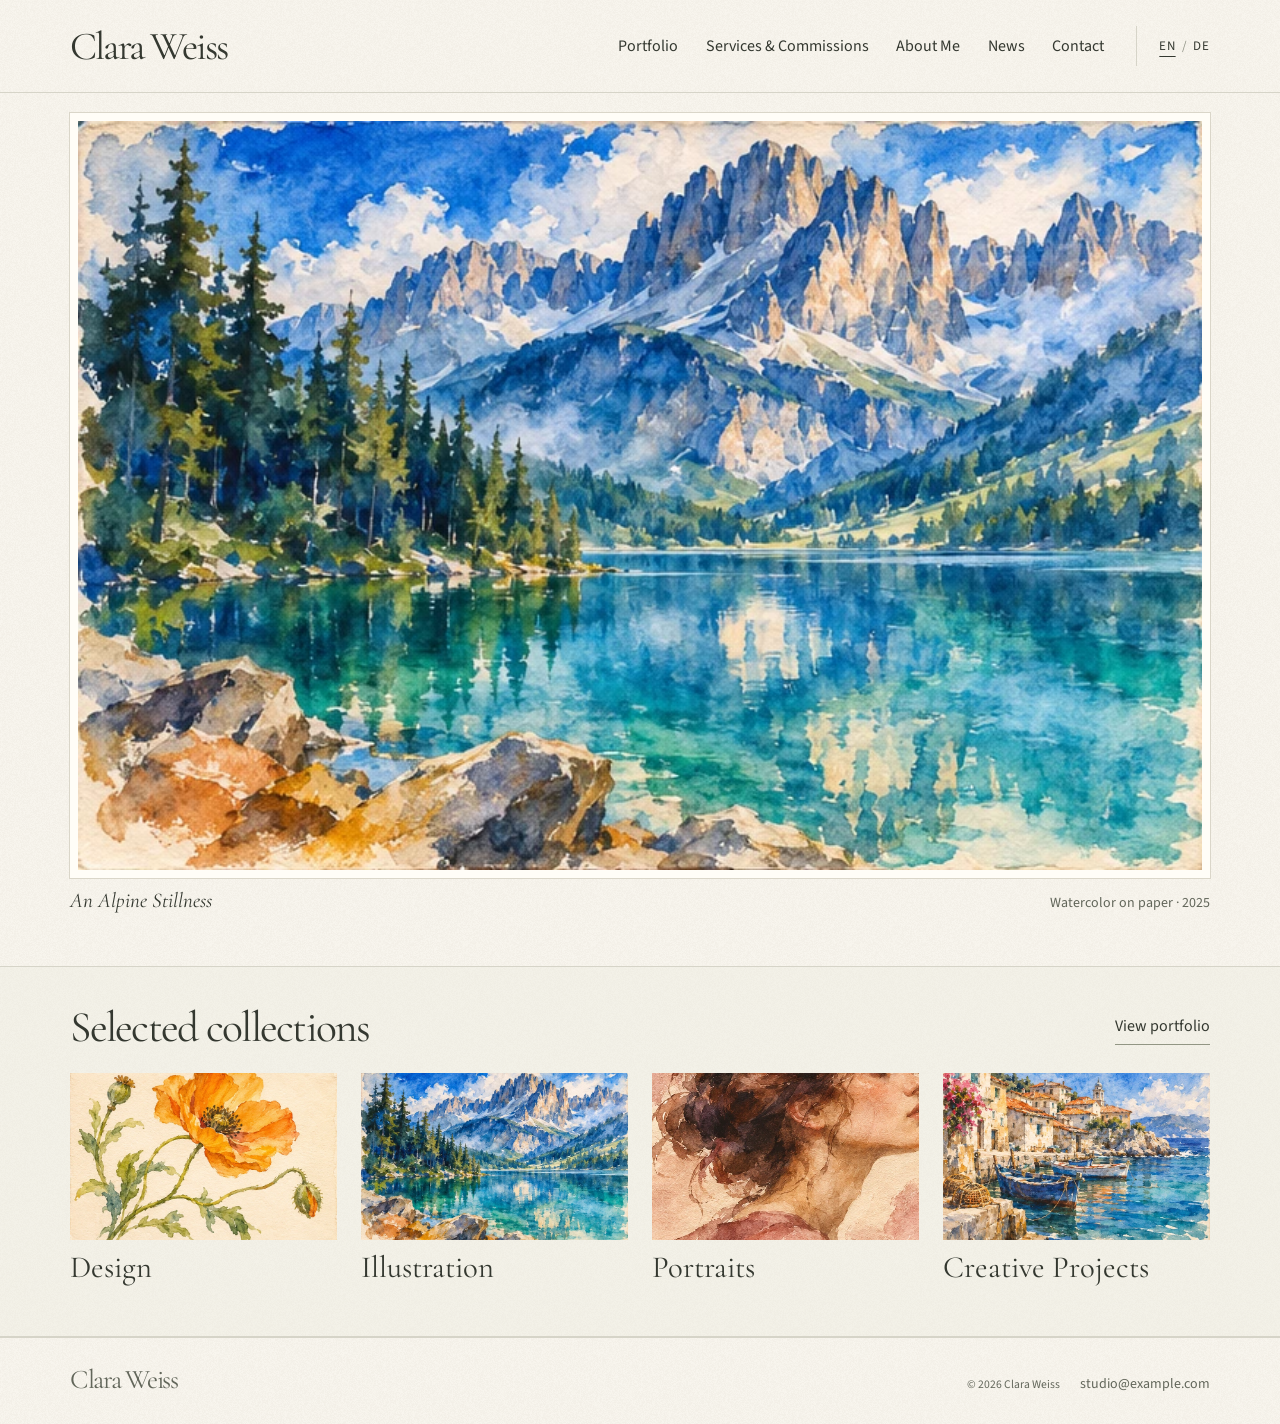
<file: index.html>
<!doctype html>
<html lang="en">
<head>
  <meta charset="utf-8">
  <meta name="viewport" content="width=device-width, initial-scale=1">
  <meta name="description" content="Explore Clara Weiss’s portfolio of watercolor paintings, illustration and works on paper.">
  <title>Clara Weiss · Artist Portfolio</title>
  <link rel="icon" type="image/png" href="./favicon.png">
  <link rel="stylesheet" href="./css/style.css">
  <script type="module" blocking="render" src="./js/main.js"></script>
</head>
<body data-page="index">
  <noscript>Please enable JavaScript to view the catalogue. Bitte aktivieren Sie JavaScript, um den Katalog zu öffnen.</noscript>
  <header></header>
  <main id="main" tabindex="-1"></main>
  <footer></footer>
</body>
</html>
</file>
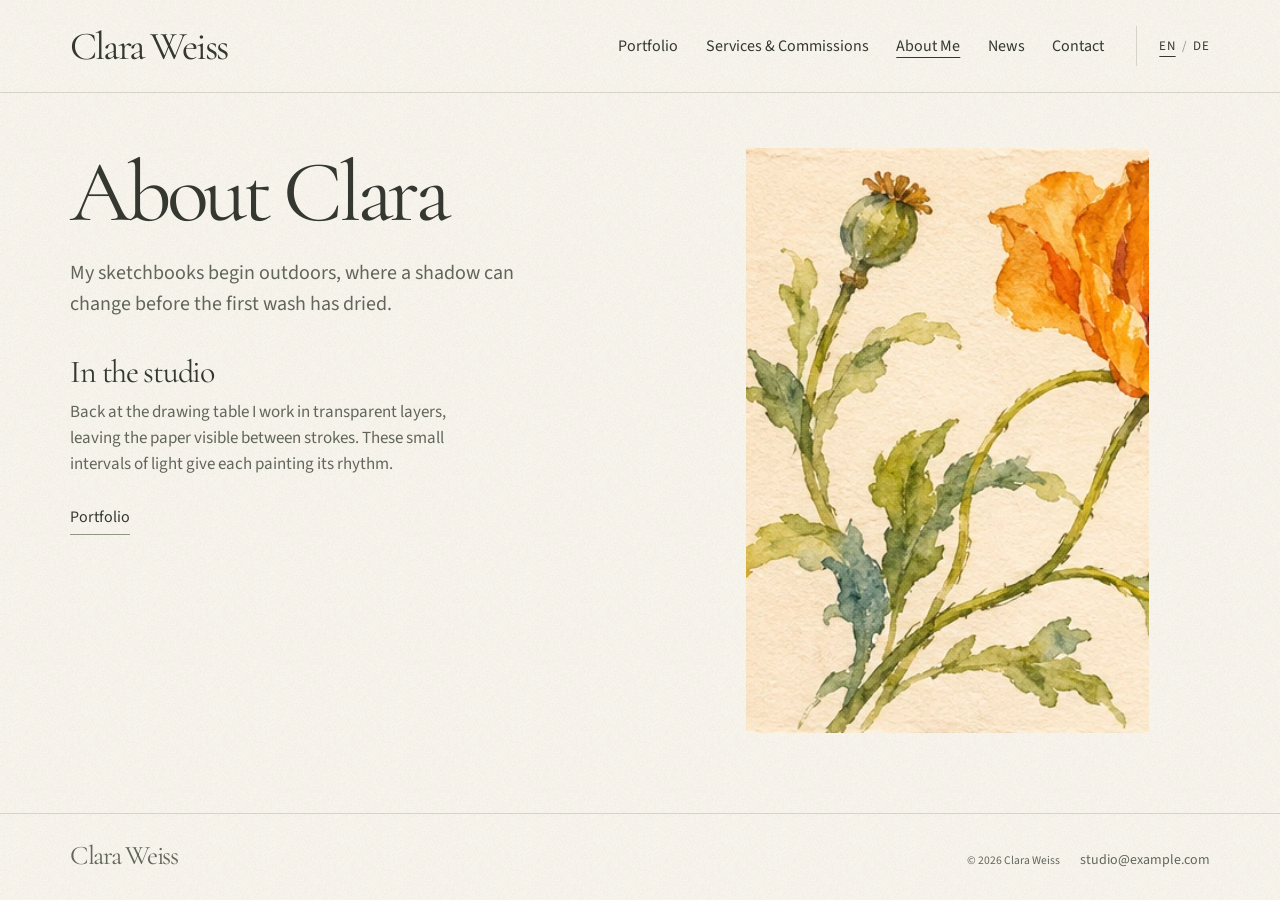
<file: about.html>
<!doctype html>
<html lang="en">
<head>
  <meta charset="utf-8">
  <meta name="viewport" content="width=device-width, initial-scale=1">
  <meta name="description" content="Explore Clara Weiss’s portfolio of watercolor paintings, illustration and works on paper.">
  <title>Clara Weiss · Artist Portfolio</title>
  <link rel="icon" type="image/png" href="./favicon.png">
  <link rel="stylesheet" href="./css/style.css">
  <script type="module" blocking="render" src="./js/main.js"></script>
</head>
<body data-page="about">
  <noscript>Please enable JavaScript to view the catalogue. Bitte aktivieren Sie JavaScript, um den Katalog zu öffnen.</noscript>
  <header></header>
  <main id="main" tabindex="-1"></main>
  <footer></footer>
</body>
</html>
</file>
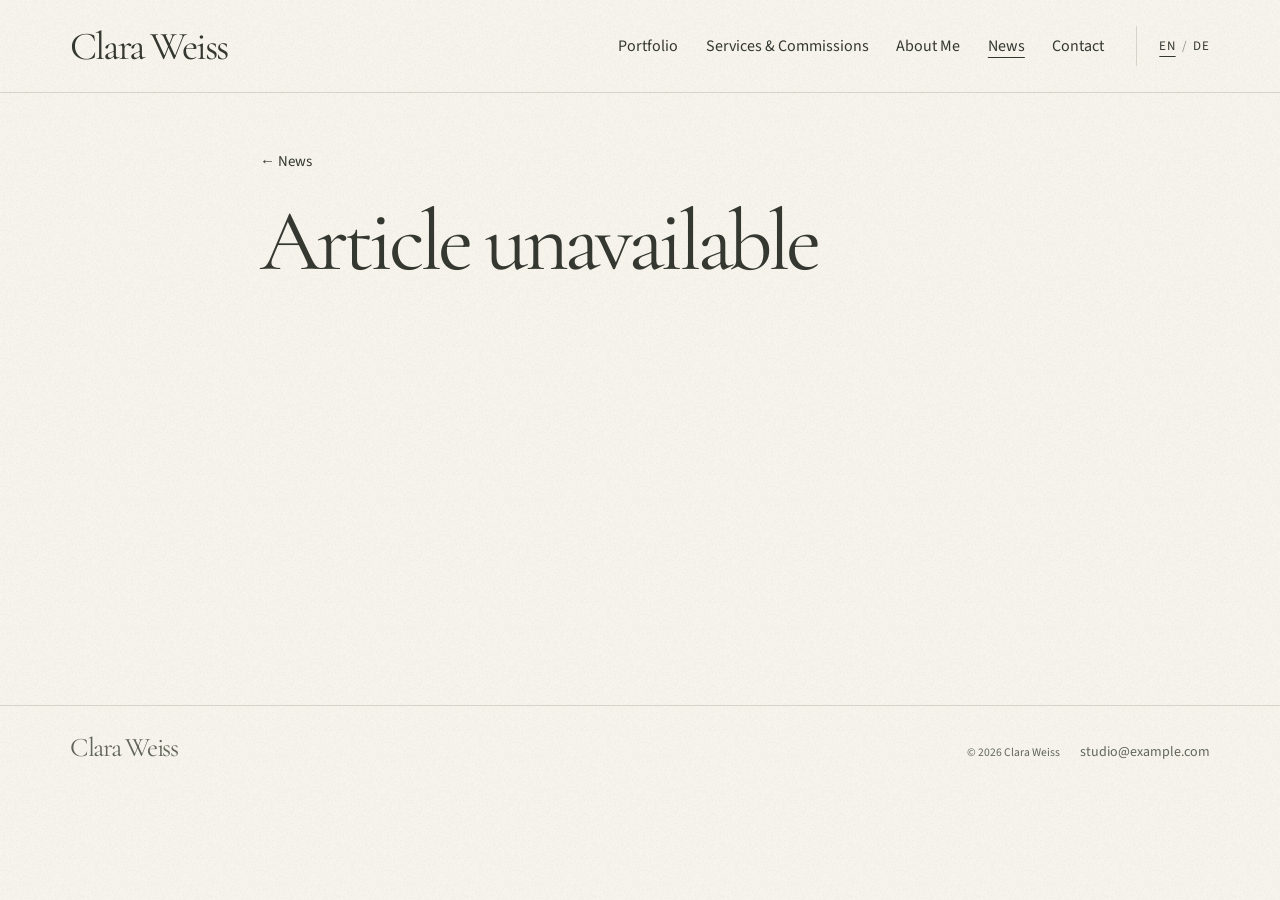
<file: article.html>
<!doctype html>
<html lang="en">
<head>
  <meta charset="utf-8">
  <meta name="viewport" content="width=device-width, initial-scale=1">
  <meta name="description" content="Explore Clara Weiss’s portfolio of watercolor paintings, illustration and works on paper.">
  <title>Clara Weiss · Artist Portfolio</title>
  <link rel="icon" type="image/png" href="./favicon.png">
  <link rel="stylesheet" href="./css/style.css">
  <script type="module" blocking="render" src="./js/main.js"></script>
</head>
<body data-page="article">
  <noscript>Please enable JavaScript to view the catalogue. Bitte aktivieren Sie JavaScript, um den Katalog zu öffnen.</noscript>
  <header></header>
  <main id="main" tabindex="-1"></main>
  <footer></footer>
</body>
</html>
</file>
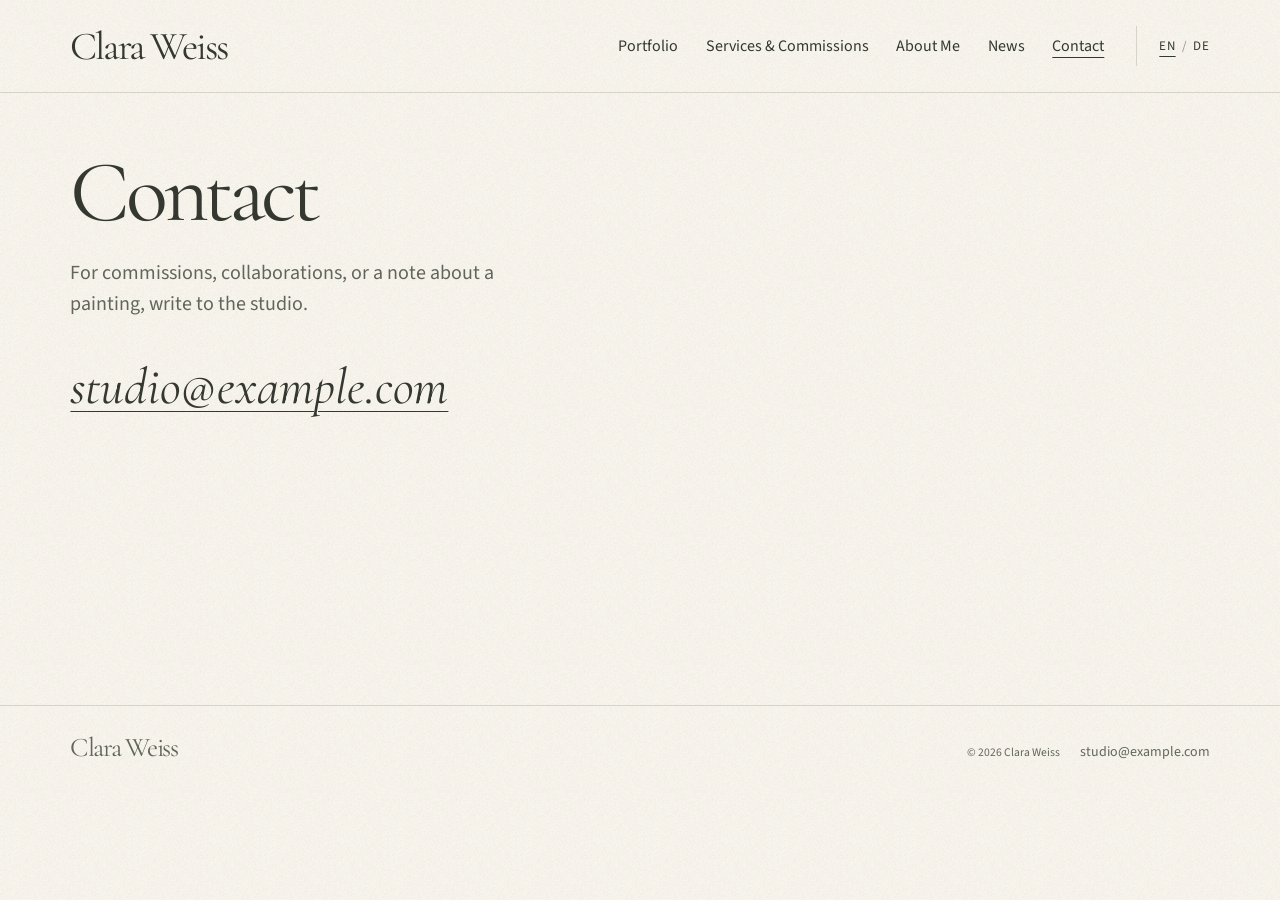
<file: contact.html>
<!doctype html>
<html lang="en">
<head>
  <meta charset="utf-8">
  <meta name="viewport" content="width=device-width, initial-scale=1">
  <meta name="description" content="Explore Clara Weiss’s portfolio of watercolor paintings, illustration and works on paper.">
  <title>Clara Weiss · Artist Portfolio</title>
  <link rel="icon" type="image/png" href="./favicon.png">
  <link rel="stylesheet" href="./css/style.css">
  <script type="module" blocking="render" src="./js/main.js"></script>
</head>
<body data-page="contact">
  <noscript>Please enable JavaScript to view the catalogue. Bitte aktivieren Sie JavaScript, um den Katalog zu öffnen.</noscript>
  <header></header>
  <main id="main" tabindex="-1"></main>
  <footer></footer>
</body>
</html>
</file>
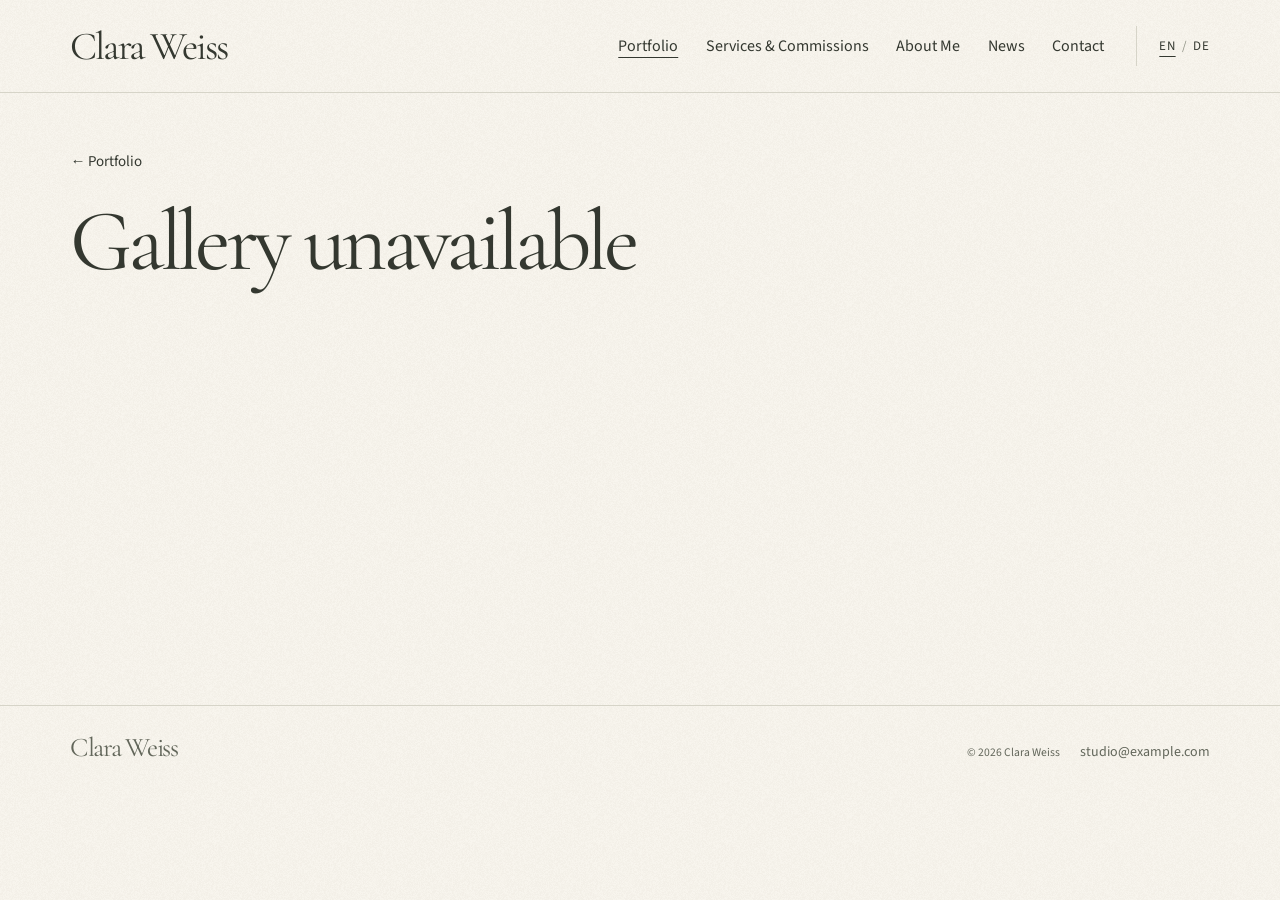
<file: gallery.html>
<!doctype html>
<html lang="en">
<head>
  <meta charset="utf-8">
  <meta name="viewport" content="width=device-width, initial-scale=1">
  <meta name="description" content="Explore Clara Weiss’s portfolio of watercolor paintings, illustration and works on paper.">
  <title>Clara Weiss · Artist Portfolio</title>
  <link rel="icon" type="image/png" href="./favicon.png">
  <link rel="stylesheet" href="./css/style.css">
  <script type="module" blocking="render" src="./js/main.js"></script>
</head>
<body data-page="gallery">
  <noscript>Please enable JavaScript to view the catalogue. Bitte aktivieren Sie JavaScript, um den Katalog zu öffnen.</noscript>
  <header></header>
  <main id="main" tabindex="-1"></main>
  <footer></footer>
</body>
</html>
</file>
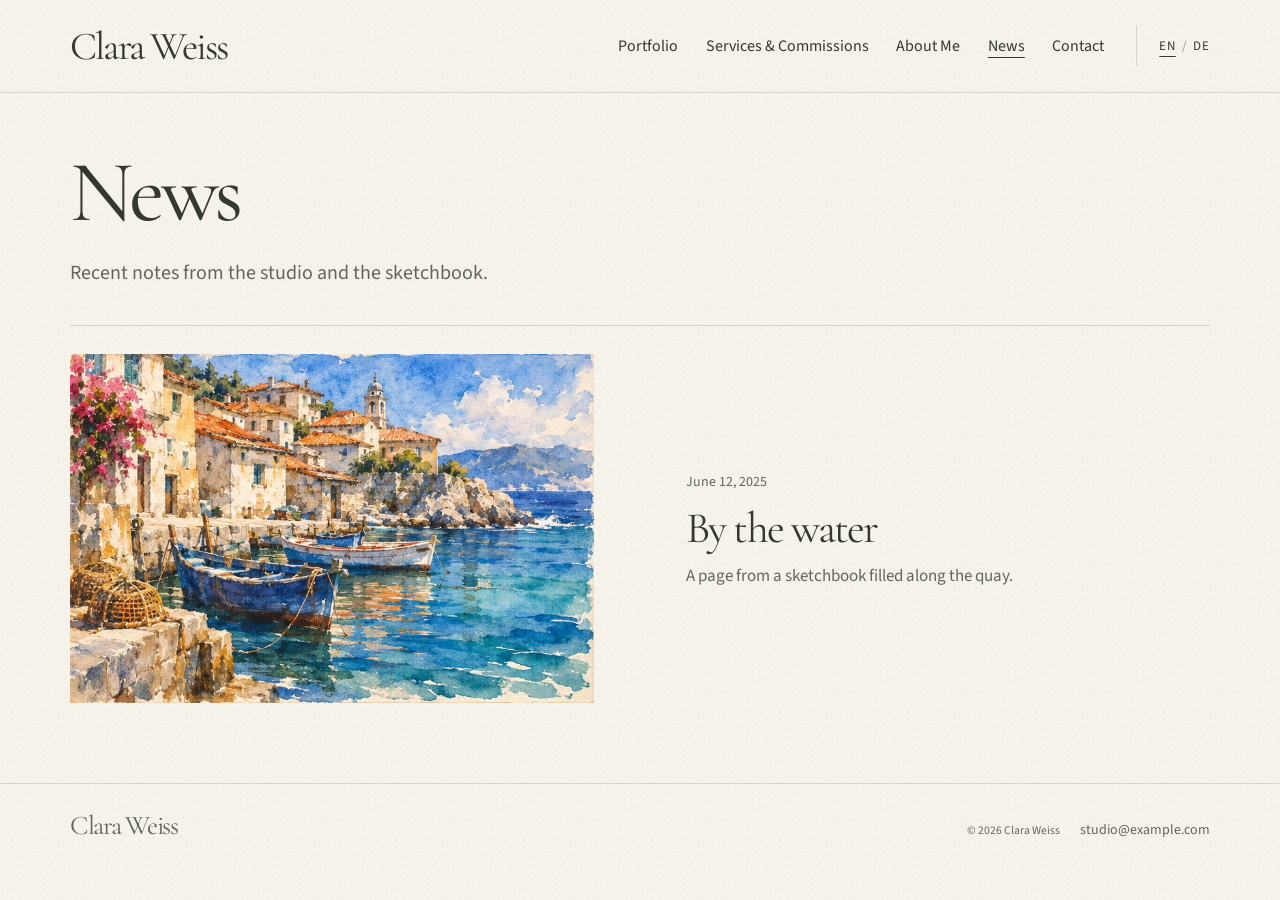
<file: news.html>
<!doctype html>
<html lang="en">
<head>
  <meta charset="utf-8">
  <meta name="viewport" content="width=device-width, initial-scale=1">
  <meta name="description" content="Explore Clara Weiss’s portfolio of watercolor paintings, illustration and works on paper.">
  <title>Clara Weiss · Artist Portfolio</title>
  <link rel="icon" type="image/png" href="./favicon.png">
  <link rel="stylesheet" href="./css/style.css">
  <script type="module" blocking="render" src="./js/main.js"></script>
</head>
<body data-page="news">
  <noscript>Please enable JavaScript to view the catalogue. Bitte aktivieren Sie JavaScript, um den Katalog zu öffnen.</noscript>
  <header></header>
  <main id="main" tabindex="-1"></main>
  <footer></footer>
</body>
</html>
</file>
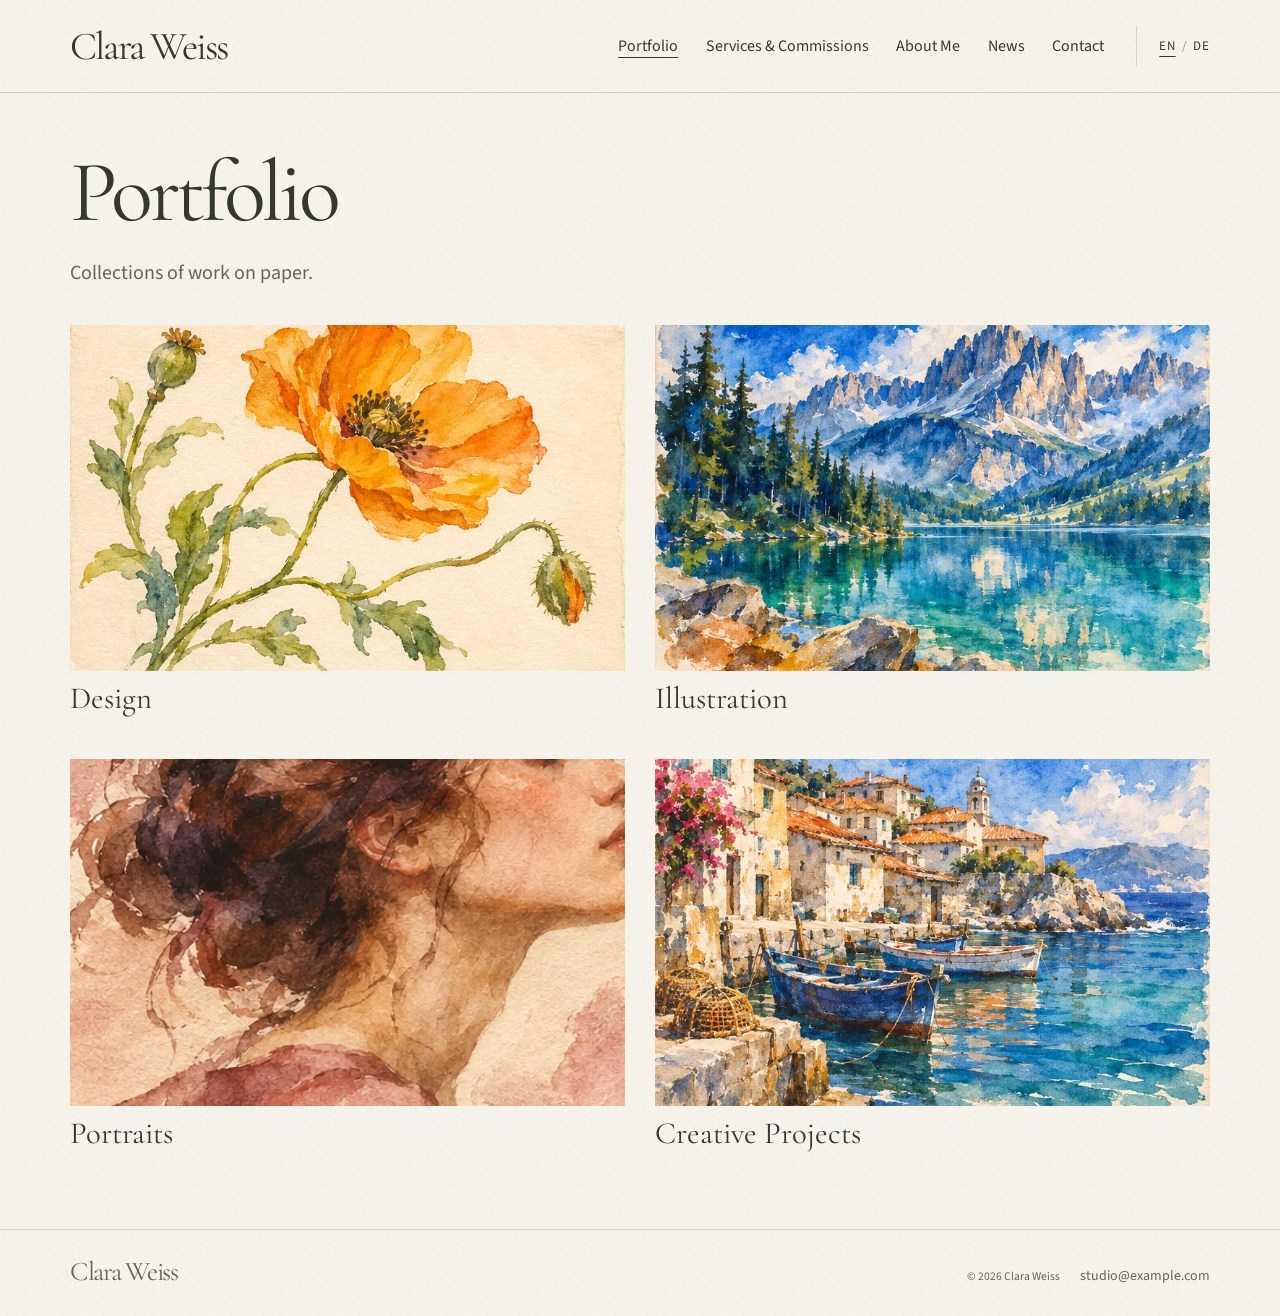
<file: portfolio.html>
<!doctype html>
<html lang="en">
<head>
  <meta charset="utf-8">
  <meta name="viewport" content="width=device-width, initial-scale=1">
  <meta name="description" content="Explore Clara Weiss’s portfolio of watercolor paintings, illustration and works on paper.">
  <title>Clara Weiss · Artist Portfolio</title>
  <link rel="icon" type="image/png" href="./favicon.png">
  <link rel="stylesheet" href="./css/style.css">
  <script type="module" blocking="render" src="./js/main.js"></script>
</head>
<body data-page="portfolio">
  <noscript>Please enable JavaScript to view the catalogue. Bitte aktivieren Sie JavaScript, um den Katalog zu öffnen.</noscript>
  <header></header>
  <main id="main" tabindex="-1"></main>
  <footer></footer>
</body>
</html>
</file>
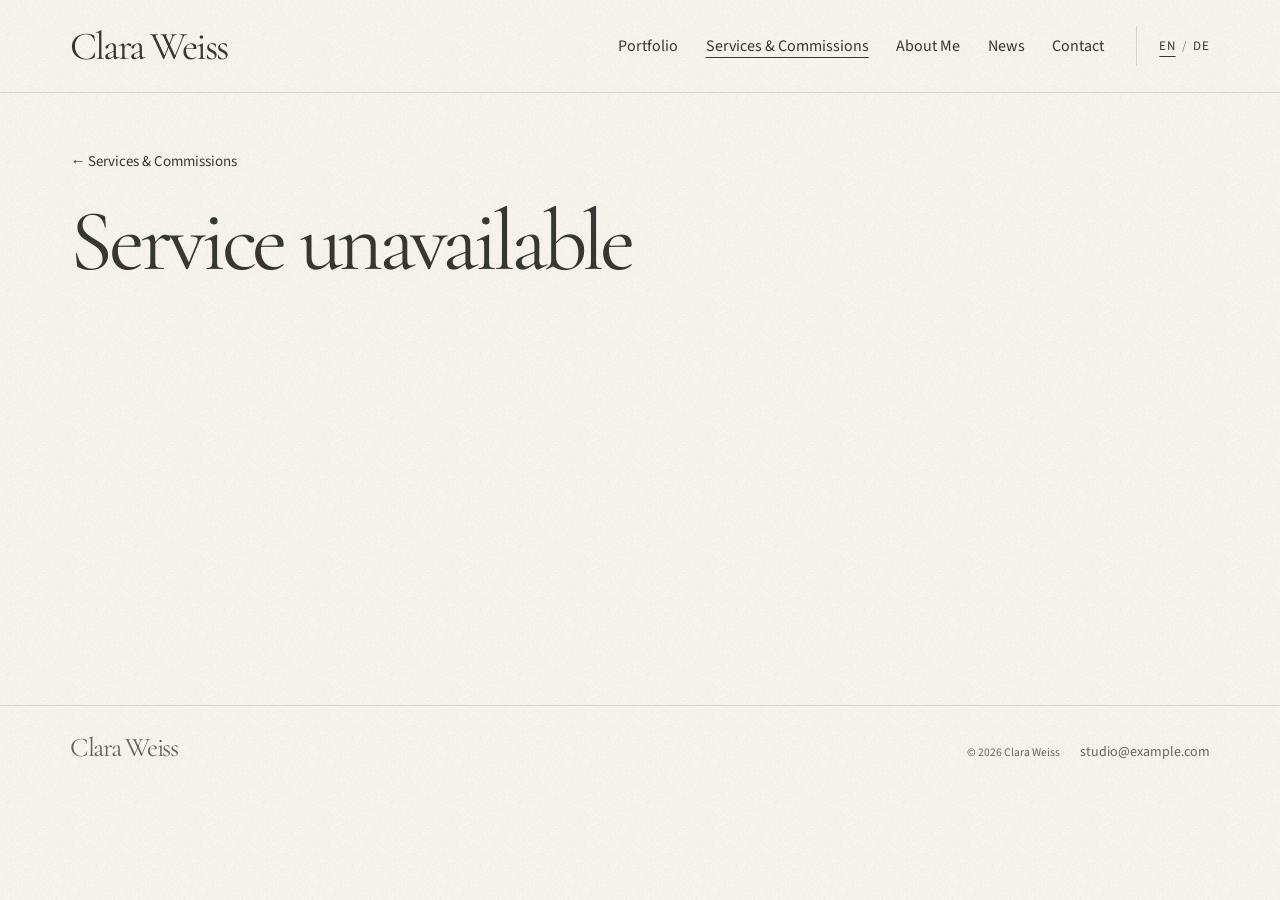
<file: service.html>
<!doctype html>
<html lang="en">
<head>
  <meta charset="utf-8">
  <meta name="viewport" content="width=device-width, initial-scale=1">
  <meta name="description" content="Explore Clara Weiss’s portfolio of watercolor paintings, illustration and works on paper.">
  <title>Clara Weiss · Artist Portfolio</title>
  <link rel="icon" type="image/png" href="./favicon.png">
  <link rel="stylesheet" href="./css/style.css">
  <script type="module" blocking="render" src="./js/main.js"></script>
</head>
<body data-page="service">
  <noscript>Please enable JavaScript to view the catalogue. Bitte aktivieren Sie JavaScript, um den Katalog zu öffnen.</noscript>
  <header></header>
  <main id="main" tabindex="-1"></main>
  <footer></footer>
</body>
</html>
</file>
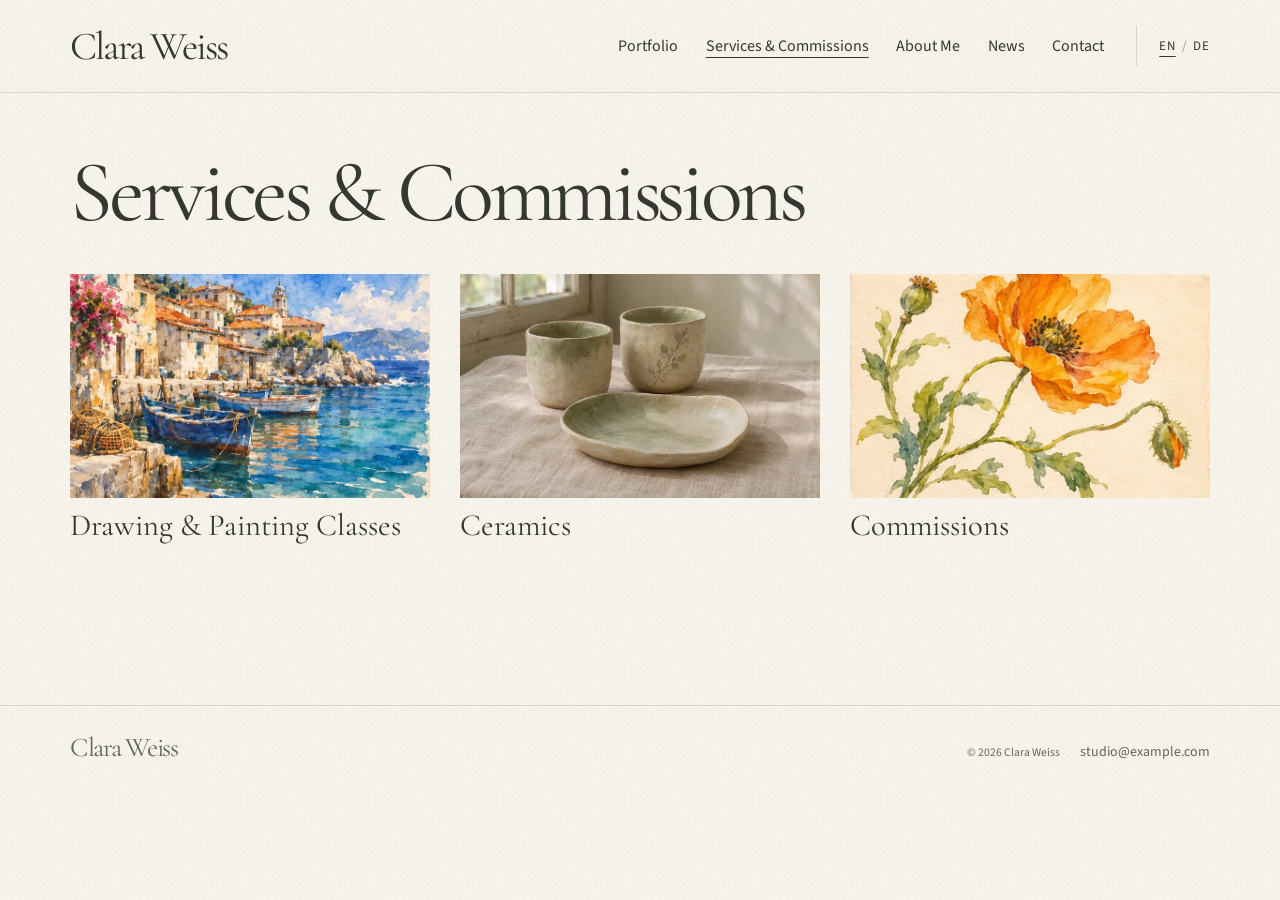
<file: services.html>
<!doctype html>
<html lang="en">
<head>
  <meta charset="utf-8">
  <meta name="viewport" content="width=device-width, initial-scale=1">
  <meta name="description" content="Explore Clara Weiss’s portfolio of watercolor paintings, illustration and works on paper.">
  <title>Clara Weiss · Artist Portfolio</title>
  <link rel="icon" type="image/png" href="./favicon.png">
  <link rel="stylesheet" href="./css/style.css">
  <script type="module" blocking="render" src="./js/main.js"></script>
</head>
<body data-page="services">
  <noscript>Please enable JavaScript to view the catalogue. Bitte aktivieren Sie JavaScript, um den Katalog zu öffnen.</noscript>
  <header></header>
  <main id="main" tabindex="-1"></main>
  <footer></footer>
</body>
</html>
</file>
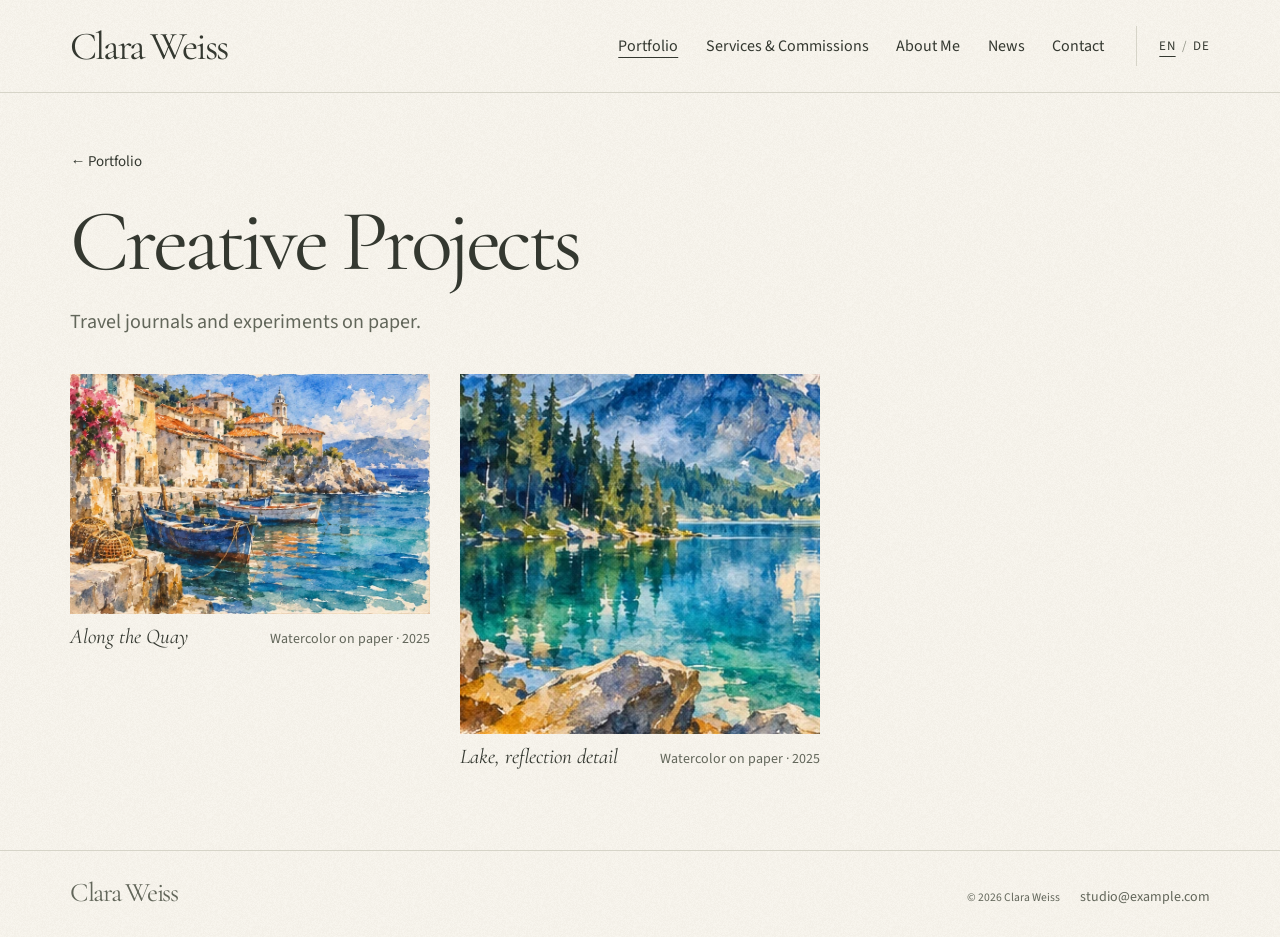
<file: galleries/creative-projects.html>
<!doctype html>
<html lang="en">
<head>
  <meta charset="utf-8">
  <meta name="viewport" content="width=device-width, initial-scale=1">
  <meta name="description" content="Explore Clara Weiss’s portfolio of watercolor paintings, illustration and works on paper.">
  <title>Clara Weiss · Artist Portfolio</title>
  <link rel="icon" type="image/png" href="../favicon.png">
  <link rel="stylesheet" href="../css/style.css">
  <script type="module" blocking="render" src="../js/main.js"></script>
</head>
<body data-page="gallery" data-gallery-id="creative-projects">
  <noscript>Please enable JavaScript to view the catalogue. Bitte aktivieren Sie JavaScript, um den Katalog zu öffnen.</noscript>
  <header></header>
  <main id="main" tabindex="-1"></main>
  <footer></footer>
</body>
</html>
</file>
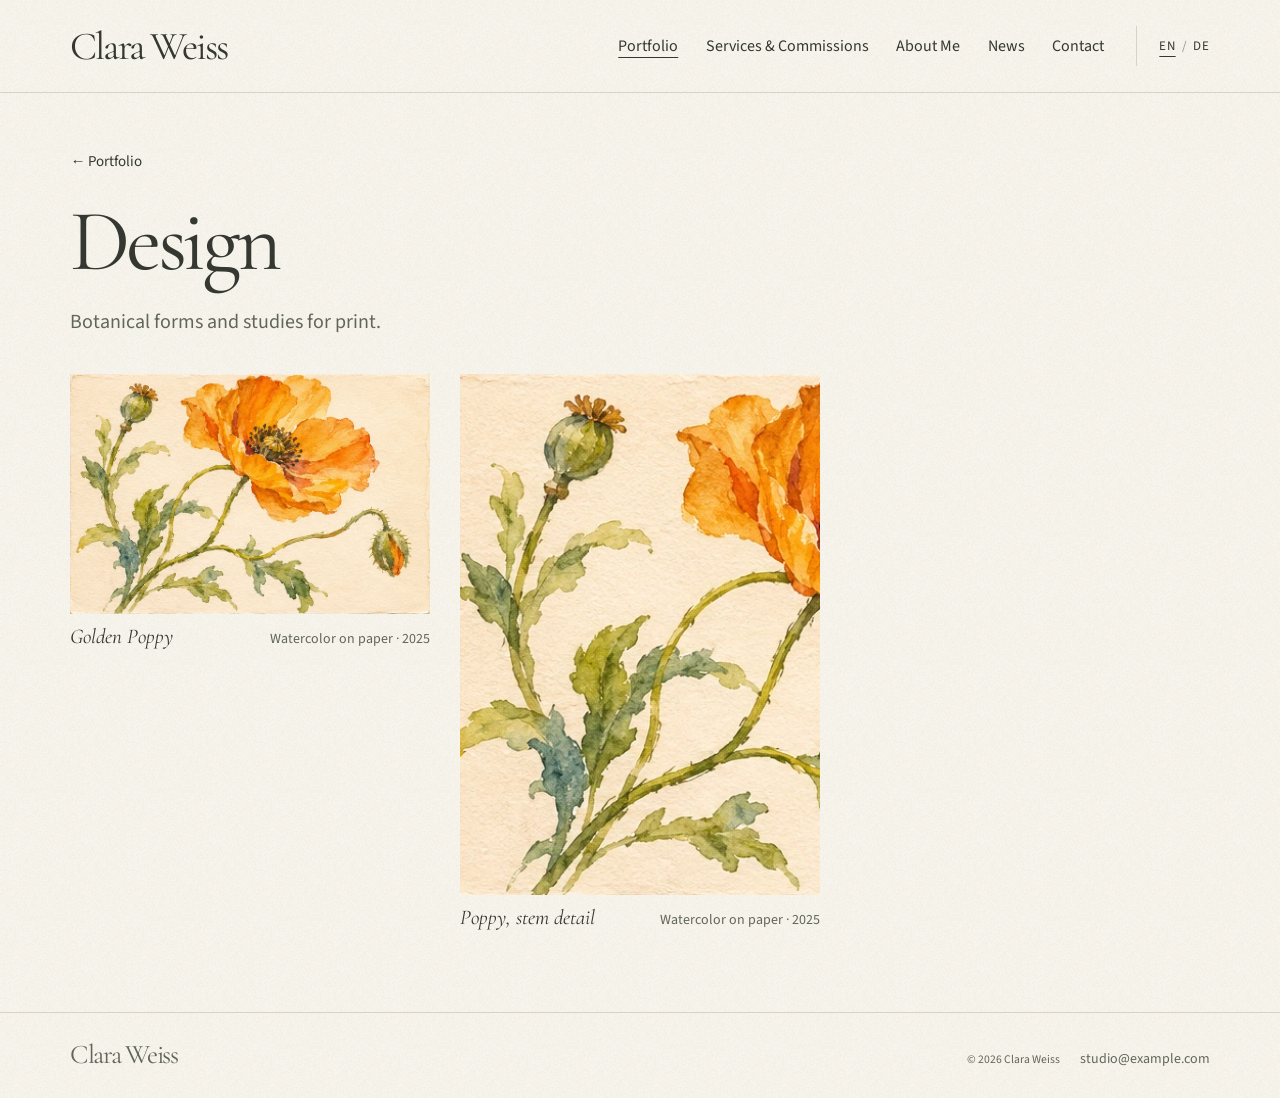
<file: galleries/design.html>
<!doctype html>
<html lang="en">
<head>
  <meta charset="utf-8">
  <meta name="viewport" content="width=device-width, initial-scale=1">
  <meta name="description" content="Explore Clara Weiss’s portfolio of watercolor paintings, illustration and works on paper.">
  <title>Clara Weiss · Artist Portfolio</title>
  <link rel="icon" type="image/png" href="../favicon.png">
  <link rel="stylesheet" href="../css/style.css">
  <script type="module" blocking="render" src="../js/main.js"></script>
</head>
<body data-page="gallery" data-gallery-id="design">
  <noscript>Please enable JavaScript to view the catalogue. Bitte aktivieren Sie JavaScript, um den Katalog zu öffnen.</noscript>
  <header></header>
  <main id="main" tabindex="-1"></main>
  <footer></footer>
</body>
</html>
</file>
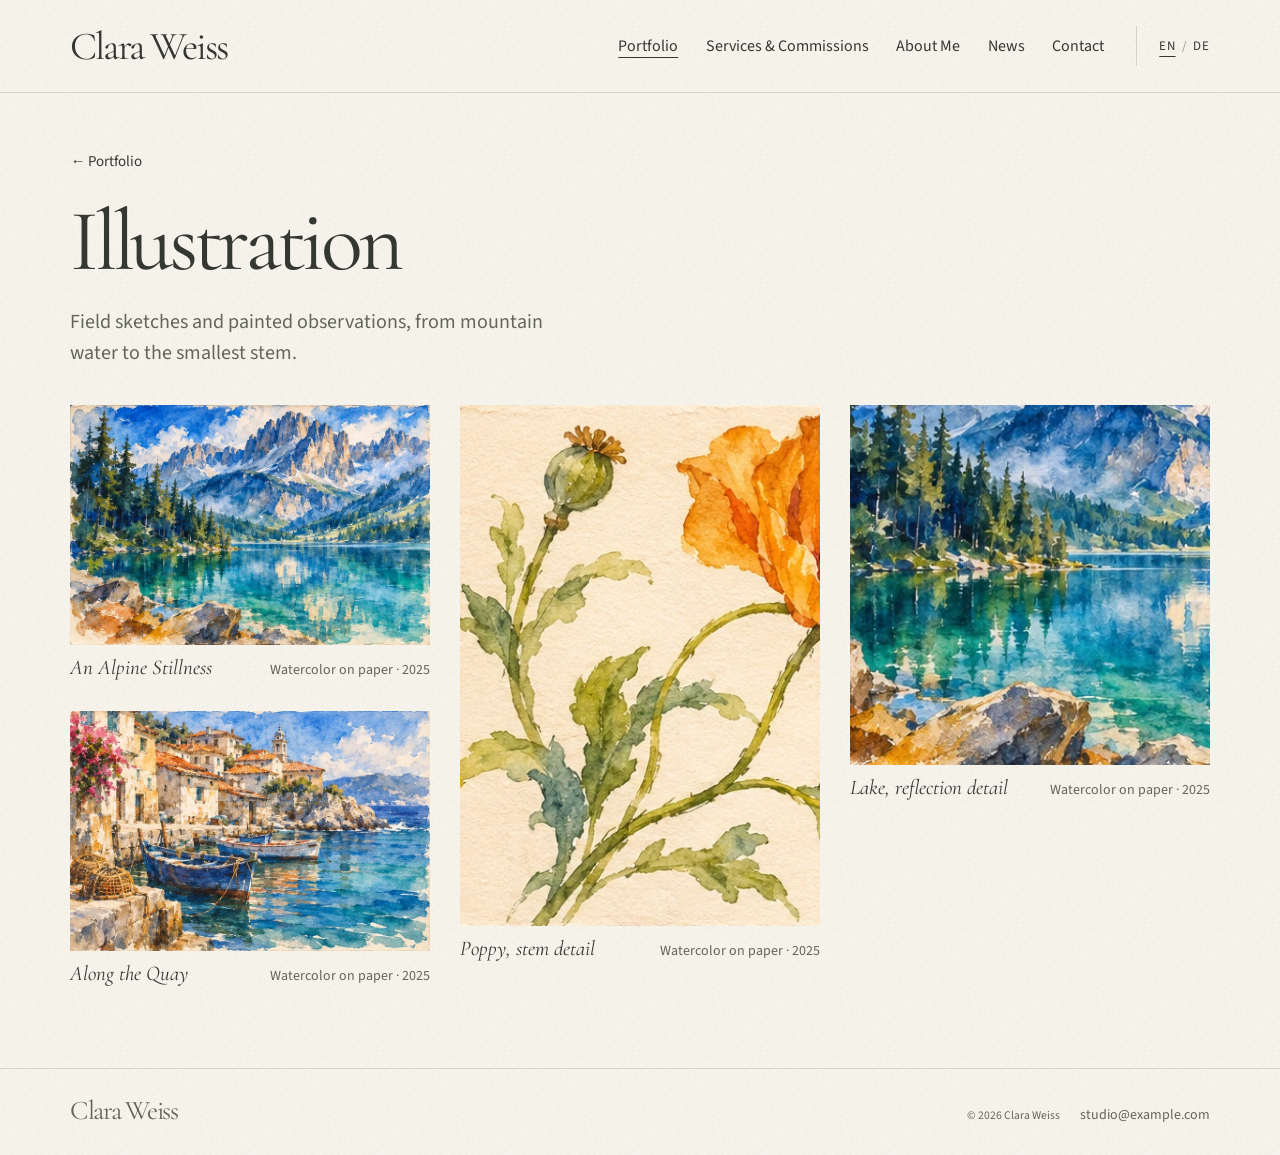
<file: galleries/illustration.html>
<!doctype html>
<html lang="en">
<head>
  <meta charset="utf-8">
  <meta name="viewport" content="width=device-width, initial-scale=1">
  <meta name="description" content="Explore Clara Weiss’s portfolio of watercolor paintings, illustration and works on paper.">
  <title>Clara Weiss · Artist Portfolio</title>
  <link rel="icon" type="image/png" href="../favicon.png">
  <link rel="stylesheet" href="../css/style.css">
  <script type="module" blocking="render" src="../js/main.js"></script>
</head>
<body data-page="gallery" data-gallery-id="illustration">
  <noscript>Please enable JavaScript to view the catalogue. Bitte aktivieren Sie JavaScript, um den Katalog zu öffnen.</noscript>
  <header></header>
  <main id="main" tabindex="-1"></main>
  <footer></footer>
</body>
</html>
</file>
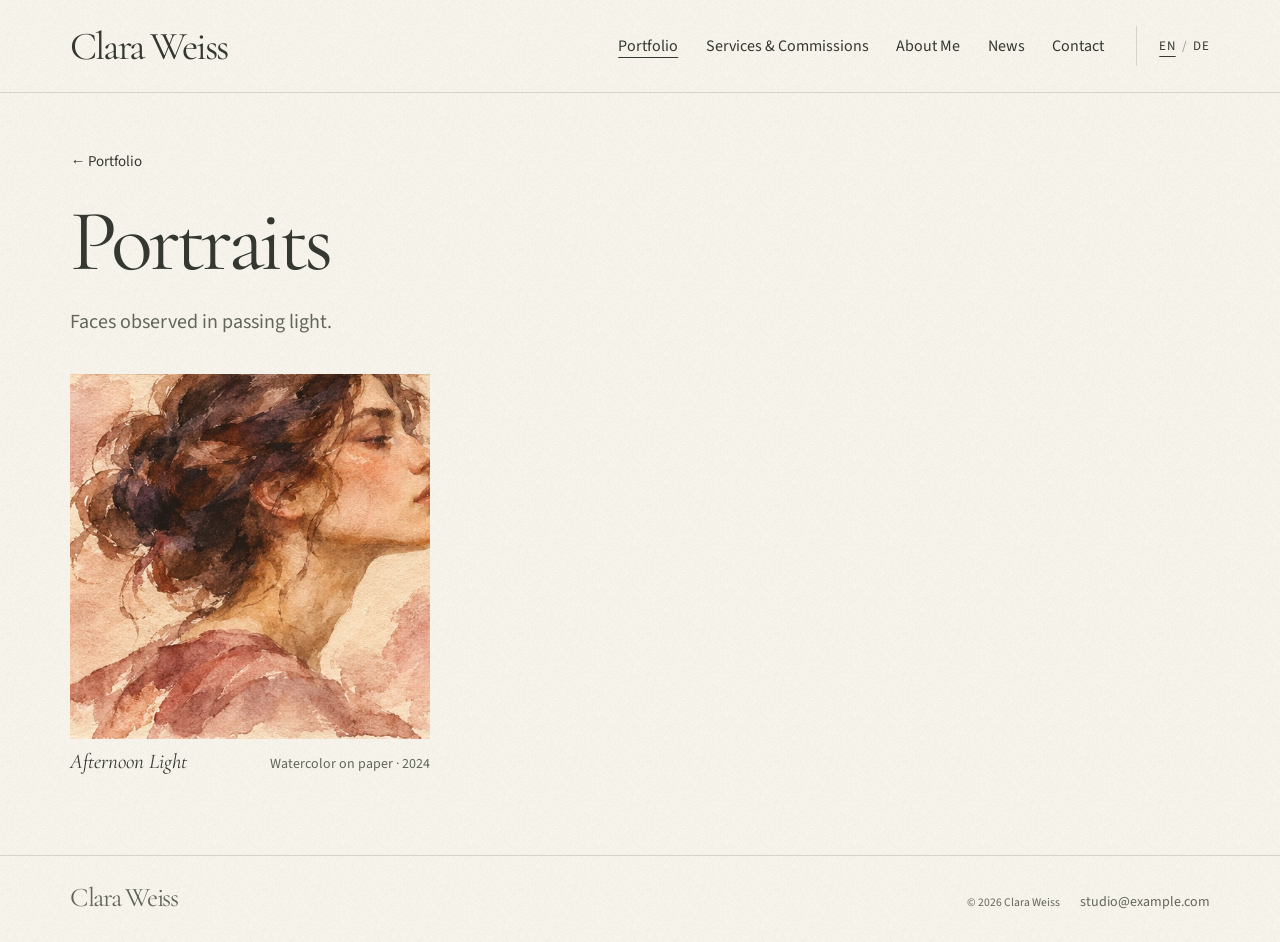
<file: galleries/portraits.html>
<!doctype html>
<html lang="en">
<head>
  <meta charset="utf-8">
  <meta name="viewport" content="width=device-width, initial-scale=1">
  <meta name="description" content="Explore Clara Weiss’s portfolio of watercolor paintings, illustration and works on paper.">
  <title>Clara Weiss · Artist Portfolio</title>
  <link rel="icon" type="image/png" href="../favicon.png">
  <link rel="stylesheet" href="../css/style.css">
  <script type="module" blocking="render" src="../js/main.js"></script>
</head>
<body data-page="gallery" data-gallery-id="portraits">
  <noscript>Please enable JavaScript to view the catalogue. Bitte aktivieren Sie JavaScript, um den Katalog zu öffnen.</noscript>
  <header></header>
  <main id="main" tabindex="-1"></main>
  <footer></footer>
</body>
</html>
</file>
<file: css/style.css>
@font-face{font-family:Cormorant;src:url('../fonts/cormorant-garamond-latin-400-normal.woff2') format('woff2');font-display:swap}
@font-face{font-family:Cormorant;src:url('../fonts/cormorant-garamond-latin-400-italic.woff2') format('woff2');font-style:italic;font-display:swap}
@font-face{font-family:Source;src:url('../fonts/source-sans-3-latin-400-normal.woff2') format('woff2');font-display:swap}
:root{
  --paper:#f8f5ee; --ink:#343830; --soft:#62665a; --rule:#d6d4c8;
  --olive:#485440; --serif:Cormorant,Georgia,serif;
}
*{box-sizing:border-box}
body{margin:0;background:var(--paper) url('../images/textures/grain.png');color:var(--ink);font:17px/1.55 Source,Arial,sans-serif}
.wrap{width:min(89%,1380px);margin-inline:auto}
a{color:inherit;text-decoration:none}
a:hover{color:var(--olive);text-decoration:underline;text-underline-offset:.25em}
button{font:inherit;color:inherit;cursor:pointer}
:focus-visible{outline:2px solid #586a4b;outline-offset:4px}
img{display:block;width:100%;height:auto}
img[data-protected-artwork]{-webkit-touch-callout:none;-webkit-user-select:none;user-select:none}
figure,p,h1,h2,h3{margin:0}
h1,h2,h3,.brand{font-family:var(--serif);font-weight:400;line-height:1.03}
header{border-bottom:1px solid var(--rule);position:relative;z-index:1}
.mast,.foot,.section-bar,nav,.languages{display:flex;align-items:center}
.mast{min-height:92px;gap:32px}
.brand{font-size:clamp(33px,3.1vw,50px);letter-spacing:-.055em;overflow-wrap:anywhere}
nav{margin-left:auto;gap:clamp(16px,2.15vw,38px);font-size:16px}
nav a[aria-current],.languages a[aria-current]{text-decoration:underline;text-underline-offset:6px}
.nav-instagram{display:grid;place-items:center;flex:none;width:44px;height:44px;margin-inline-start:-8px}
.languages{border-left:1px solid var(--rule);padding-left:22px;gap:6px;font-size:13px;letter-spacing:.05em}
.languages span{color:#929487}
.languages a{padding-block:10px}
.menu{display:none}
.skip{position:absolute;top:-80px;background:white;padding:6px}
.skip:focus{top:0}
.visually-hidden{position:absolute;width:1px;height:1px;overflow:hidden;clip-path:inset(50%);white-space:nowrap}
.hero{padding-block:20px clamp(40px,4vw,70px)}
h1{font-size:clamp(58px,6.8vw,108px);letter-spacing:-.05em}
.section-title p,.editorial p,.article p,.news-entry p,.rich-text{color:var(--soft);max-width:48ch}
.feature{margin-inline:auto}
.feature-tall{width:min(100%,calc(clamp(360px,76svh,900px) * var(--feature-ratio)))}
.feature img{border:8px solid #fffdf7;outline:1px solid #dad6c9}
figcaption{display:flex;align-items:baseline;justify-content:space-between;gap:6px 8px;flex-wrap:wrap;padding-top:10px;overflow-wrap:anywhere}
figcaption em{font:italic 21px/1.2 var(--serif)}
.caption-meta,time{color:var(--soft);font-size:14px}
.caption-description{flex-basis:100%;color:var(--soft);font-size:15px;white-space:pre-line}
.selected{border-block:1px solid var(--rule);background:rgba(233,231,218,.3);padding:38px 0 52px}
.section-bar{justify-content:space-between;gap:16px;margin-bottom:24px}
h2{font-size:clamp(34px,3.4vw,52px);letter-spacing:-.04em}
.text-link{display:inline-block;font-size:16px;border-bottom:1px solid #929684;padding:5px 0}
.collections,.editorial,.news-entry{display:grid;gap:30px}
.collections{grid-template-columns:repeat(2,minmax(0,1fr));row-gap:44px}
.compact{grid-template-columns:repeat(4,minmax(0,1fr));gap:24px}
.preview-image{aspect-ratio:1.6;background:#eeeade}
.preview-image img{height:100%;object-fit:cover}
.preview-title{font-size:clamp(28px,2.4vw,40px);margin-top:12px;letter-spacing:normal;overflow-wrap:anywhere}
.service-previews{grid-template-columns:repeat(3,minmax(0,1fr))}
.interior{padding-block:55px 80px;min-height:68vh}
.section-title{margin-bottom:36px}
.section-title p,.article p{margin-top:20px;font-size:20px}
.back{display:inline-block;margin-bottom:24px;font-size:15px}
.gallery{
  --gallery-columns:3;
  --gallery-gap:30px;
  display:grid;
  grid-template-columns:repeat(var(--gallery-columns),minmax(0,1fr));
  align-items:start;
  gap:var(--gallery-gap);
}
.gallery.masonry{position:relative;display:block}
.gallery.masonry>figure{position:absolute;width:var(--column-width)}
.art-button img:not([width]){aspect-ratio:auto 3 / 2}
.art-button{display:block;width:100%;background:none;border:0;padding:0;cursor:zoom-in}
.editorial,.news-entry{grid-template-columns:1fr 1fr;gap:8%;align-items:start}
.editorial h2{font-size:32px;margin-bottom:10px}
.editorial .text-link{margin-top:22px}
.editorial img{max-height:65vh;object-fit:contain}
.news-entry{border-top:1px solid var(--rule);padding-top:28px;align-items:center}
.news-entry h2{margin:12px 0}
.news-entry-text{grid-template-columns:1fr}
.article{max-width:760px}
.article>figure{margin-top:25px}
.rich-text{overflow-wrap:anywhere}
.rich-text>*+*{margin-top:1em}
.rich-text h2{font-size:clamp(32px,3.4vw,48px)}
.rich-text h3{font-size:28px}
.rich-text a,.contact-line a,.social-links a{text-decoration:underline;text-underline-offset:.25em}
.rich-text img{width:auto;max-width:100%}
.rich-text pre{white-space:pre-wrap}
.rich-text blockquote{margin-inline:0;padding-inline-start:1em;border-inline-start:1px solid var(--rule)}
.rich-text table{display:block;overflow:auto;border-collapse:collapse}
.rich-text :is(th,td){padding:.35em .6em;border:1px solid var(--rule)}
.service-detail{max-width:760px}
.service-detail .section-title{margin-bottom:24px}
.service-detail .text-link,.contact-line,.social-links{margin-top:22px}
.service-gallery{display:grid;grid-template-columns:repeat(2,minmax(0,1fr));align-items:start;gap:30px;margin-top:36px}
.social-links{display:flex;flex-wrap:wrap;gap:12px 24px;padding:0;list-style:none}
.contact-email{font:italic clamp(28px,4vw,60px) var(--serif);text-decoration:underline;text-decoration-thickness:1px;text-underline-offset:8px;overflow-wrap:anywhere}
footer{border-top:1px solid var(--rule)}
.foot{align-items:baseline;flex-wrap:wrap;gap:20px;padding-block:28px;color:var(--soft);font-size:14px;overflow-wrap:anywhere}
.foot .brand{font-size:27px}.foot small{margin-left:auto}
.viewer{
  --viewer-gutter:clamp(8px,2vw,32px);
  --viewer-block-padding:6px;
  --viewer-top:max(var(--viewer-block-padding),env(safe-area-inset-top));
  --viewer-left:max(var(--viewer-gutter),env(safe-area-inset-left),env(safe-area-inset-right));
  --viewer-right:var(--viewer-left);
  position:fixed;
  inset:0;
  width:100%;
  height:100%;
  height:100dvh;
  max-width:none;
  max-height:none;
  border:0;
  padding:var(--viewer-top) var(--viewer-right) max(var(--viewer-block-padding),env(safe-area-inset-bottom)) var(--viewer-left);
  overflow:hidden;
  background:var(--paper);
  color:var(--ink);
}
.viewer[open]{display:grid;grid-template-rows:auto minmax(0,1fr);gap:4px}
.viewer::backdrop{background:#36392f}
.viewer.viewer-pointer-focus :focus,.art-button.viewer-pointer-focus:focus{outline:none}
body:has(.viewer[open]){overflow:hidden}
.viewer-stage{
  display:grid;
  grid-template-columns:minmax(0,1fr) auto minmax(0,1fr);
  grid-template-rows:minmax(0,1fr) auto auto;
  min-width:0;
  min-height:0;
}
.viewer-stage figcaption{
  grid-area:2/1/4/-1;
  display:grid;
  grid-template-columns:subgrid;
  grid-template-rows:subgrid;
  align-items:center;
  gap:0 12px;
  padding-top:2px;
}
.viewer-stage figcaption > *{min-width:0;max-height:var(--viewer-caption-height,min(14dvh,4rem));overflow:auto}
.viewer-stage figcaption:focus-visible,.viewer-stage figcaption > :focus-visible{outline-offset:-2px}
.viewer-stage figcaption em{grid-area:1/1}
.viewer-stage .caption-meta{grid-area:1/3;text-align:right}
.viewer-stage .caption-description{--viewer-caption-height:min(18dvh,6rem);grid-area:2/1/3/-1;margin-top:2px}
.viewer-viewport{grid-area:1/1/2/-1;position:relative;overflow:hidden;touch-action:none;min-height:0}
/* The viewport outlines the zoom control when the enlarged image edges are clipped. */
.viewer:not(.viewer-pointer-focus) .viewer-viewport:has(.viewer-image[aria-pressed="true"]:focus-visible){outline:2px solid #586a4b;outline-offset:2px}
.viewer-controls,.steps{display:flex;align-items:center;-webkit-user-select:none;user-select:none}
.viewer-controls{justify-content:end}
.steps{grid-area:2/2;justify-content:center;gap:18px;z-index:1}
:is(.viewer-controls,.steps) button{background:transparent;border:0;padding:9px 16px;min-width:44px;min-height:44px}
:is(.viewer-controls,.steps) button:hover{background:rgba(233,231,218,.65);color:var(--olive)}
:is(.viewer-controls,.steps) button:focus-visible{outline-offset:2px}
.menu{background:transparent;border:1px solid var(--rule);padding:8px 15px;min-height:44px}
.viewer-image,.viewer-adjacent{position:absolute;z-index:1}
.viewer-image{padding:0;background:none;border:0;cursor:zoom-in;-webkit-user-select:none;user-select:none}
.viewer-image:focus-visible{outline-offset:-2px}
.viewer-image[aria-pressed="true"]:focus-visible{outline:none}
.viewer-adjacent{top:0;left:0;width:100%;height:100%;pointer-events:none}
.viewer-image img,.viewer-adjacent img{width:100%;height:100%;object-fit:contain}
.viewer-image[aria-pressed="true"]{cursor:zoom-out}
.viewer-image[aria-pressed="true"]:active{cursor:grab}
.viewer-viewport.dragging,.viewer-viewport.dragging .viewer-image{cursor:grabbing}
.viewer-side{display:none}
@media(hover:hover) and (pointer:fine){
  /* Keep the arrows available to assistive technology and reveal them on keyboard focus. */
  .viewer .steps{opacity:0;pointer-events:none}
  .viewer:not(.viewer-pointer-focus) .steps:has(:focus-visible),
  .viewer-side-fallback .steps,
  .viewer:has(.viewer-image[hidden]) .steps{opacity:1;pointer-events:auto}
  .viewer-image:not([hidden],[aria-pressed="true"]) ~ .viewer-side{
    position:absolute;
    inset-block:0;
    width:var(--viewer-side-width,0px);
    display:block;
    overflow:hidden;
    cursor:pointer;
  }
  .viewer-side-left{left:0}
  .viewer-side-right{right:0}
  .viewer-adjacent:not([hidden]) ~ .viewer-side{pointer-events:none}
  .viewer-side::after{
    content:"";
    position:absolute;
    top:var(--viewer-chevron-top);
    box-sizing:border-box;
    width:19px;
    height:19px;
    border:solid currentColor;
    border-width:2px 2px 0 0;
    opacity:.18;
    pointer-events:none;
    transform:translateX(-6px) rotate(45deg);
  }
  .viewer-side-left::after{
    left:var(--viewer-chevron-left);
    translate:-50% -50%;
    transform:translateX(6px) rotate(-135deg);
  }
  .viewer-side-right::after{right:var(--viewer-chevron-right);translate:50% -50%}
  .viewer-side:hover::after{opacity:.3}
  :is(.viewer-hide-chevrons,.viewer-side-fallback) .viewer-side::after{content:none}
}
@media(orientation:landscape) and (max-height:500px){
  .viewer{
    --viewer-block-padding:4px;
    --viewer-left:max(var(--viewer-gutter),env(safe-area-inset-left));
    --viewer-right:max(var(--viewer-gutter),env(safe-area-inset-right));
  }
  .viewer[open]{gap:2px}
}
@media(orientation:portrait) and (max-width:650px){
  .viewer-stage figcaption{
    grid-area:2/1/3/-1;
    display:flex;
    align-items:baseline;
    gap:2px 8px;
    max-height:min(25dvh,7rem);
    overflow:auto;
    transform:translateY(var(--caption-offset,0px));
  }
  .viewer-stage figcaption > *{max-height:none;overflow:visible}
  .viewer .steps{grid-area:3/1/4/-1;margin-top:2px}
}
@media(orientation:landscape) and (max-height:500px), (hover:hover) and (pointer:fine){
  .viewer .steps{position:absolute;grid-area:auto;top:var(--viewer-top);left:var(--viewer-left);margin-top:0}
}
@media(max-width:1020px){
  .mast{gap:18px;min-height:78px}
  nav{gap:14px;font-size:15px}.languages{padding-left:14px}
  .compact{gap:16px}
}
@media(max-width:850px){
  .menu{display:flex;align-items:center;gap:9px;border:0;padding:8px 0}
  .menu i{display:block;width:18px;height:9px;border-block:1px solid}
  .languages{margin-left:auto;border:0}
  nav{display:none;position:absolute;top:100%;left:0;right:0;padding:12px 5.5% 20px;background:var(--paper);border-block:1px solid var(--rule)}
  nav.open{display:flex;align-items:stretch;flex-direction:column;gap:0}nav a{padding:10px 0}
  .nav-instagram{margin-inline-start:0}
  .compact,.service-previews{grid-template-columns:repeat(2,minmax(0,1fr))}
  .gallery{--gallery-columns:2}
}
@media(max-width:650px){
  .wrap{width:88%}.mast{min-height:72px;gap:15px}.brand{font-size:34px}
  .editorial,.news-entry{grid-template-columns:1fr;gap:30px}
  .hero{padding-block:14px 36px}
  .feature img{border-width:5px}
  .section-bar{align-items:baseline;flex-wrap:wrap;gap:8px}.selected{padding:28px 0}
  .collections,.service-gallery{grid-template-columns:1fr;gap:28px}
  .gallery{--gallery-columns:1;--gallery-gap:28px}
  .section-bar .text-link{font-size:14px}.interior{padding-block:32px 52px}
  .foot{gap:8px 18px}.foot small{margin-left:0}.foot a:last-child{width:100%}
  figcaption em{font-size:19px}.caption-meta{font-size:13px}
}
.editorial > div{min-width:0}
.interior h1{hyphens:auto;overflow-wrap:anywhere}
@media(prefers-reduced-motion:no-preference){
  @view-transition{navigation:auto}
  body[data-page]>header{view-transition-name:site-header}
  ::view-transition-group(root),::view-transition-group(site-header){animation:none}
  ::view-transition-old(root),::view-transition-new(root){
    animation-duration:140ms;
    animation-timing-function:ease-out;
  }
  ::view-transition-old(site-header){display:none}
  ::view-transition-new(site-header){animation:none}
  .page-arrival{animation:content-arrival 120ms ease-out}
  .image-arrival{animation:content-arrival 100ms ease-out}
  @keyframes content-arrival{from{opacity:.85}}
}
</file>
